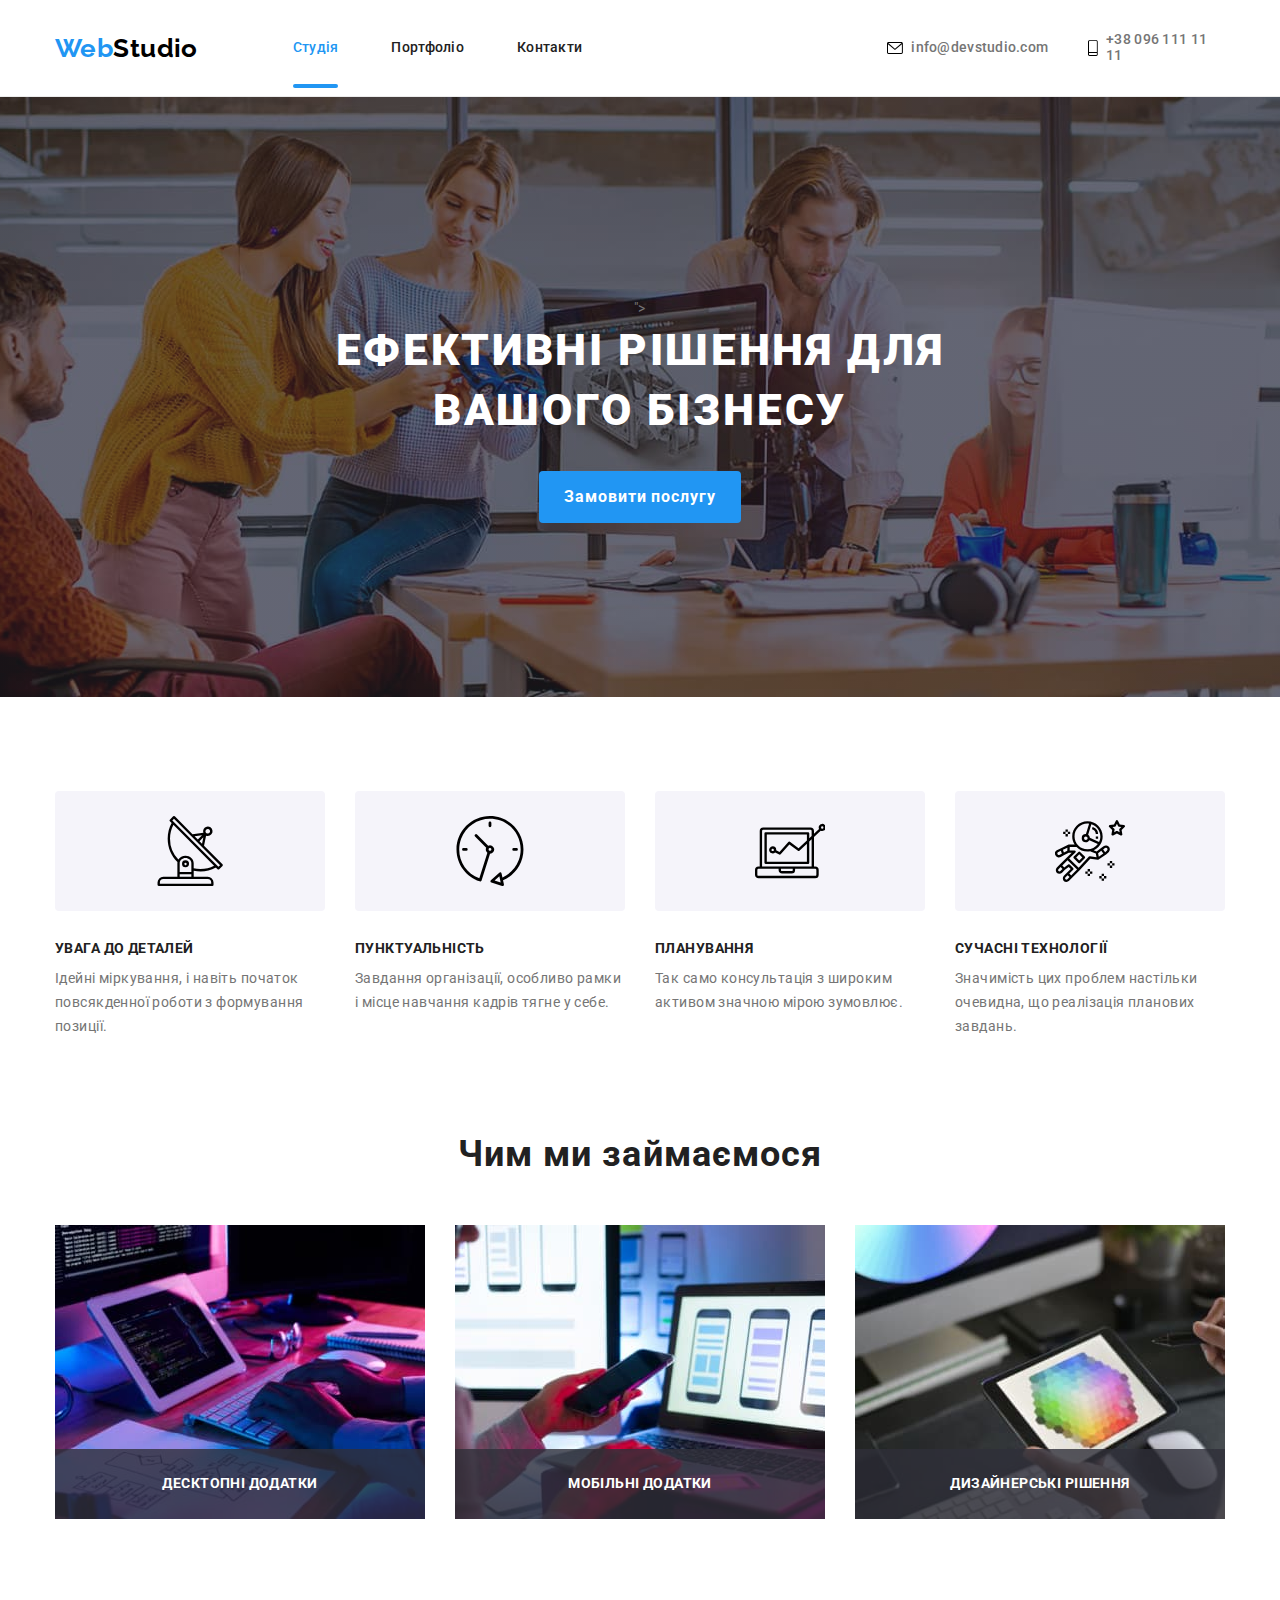
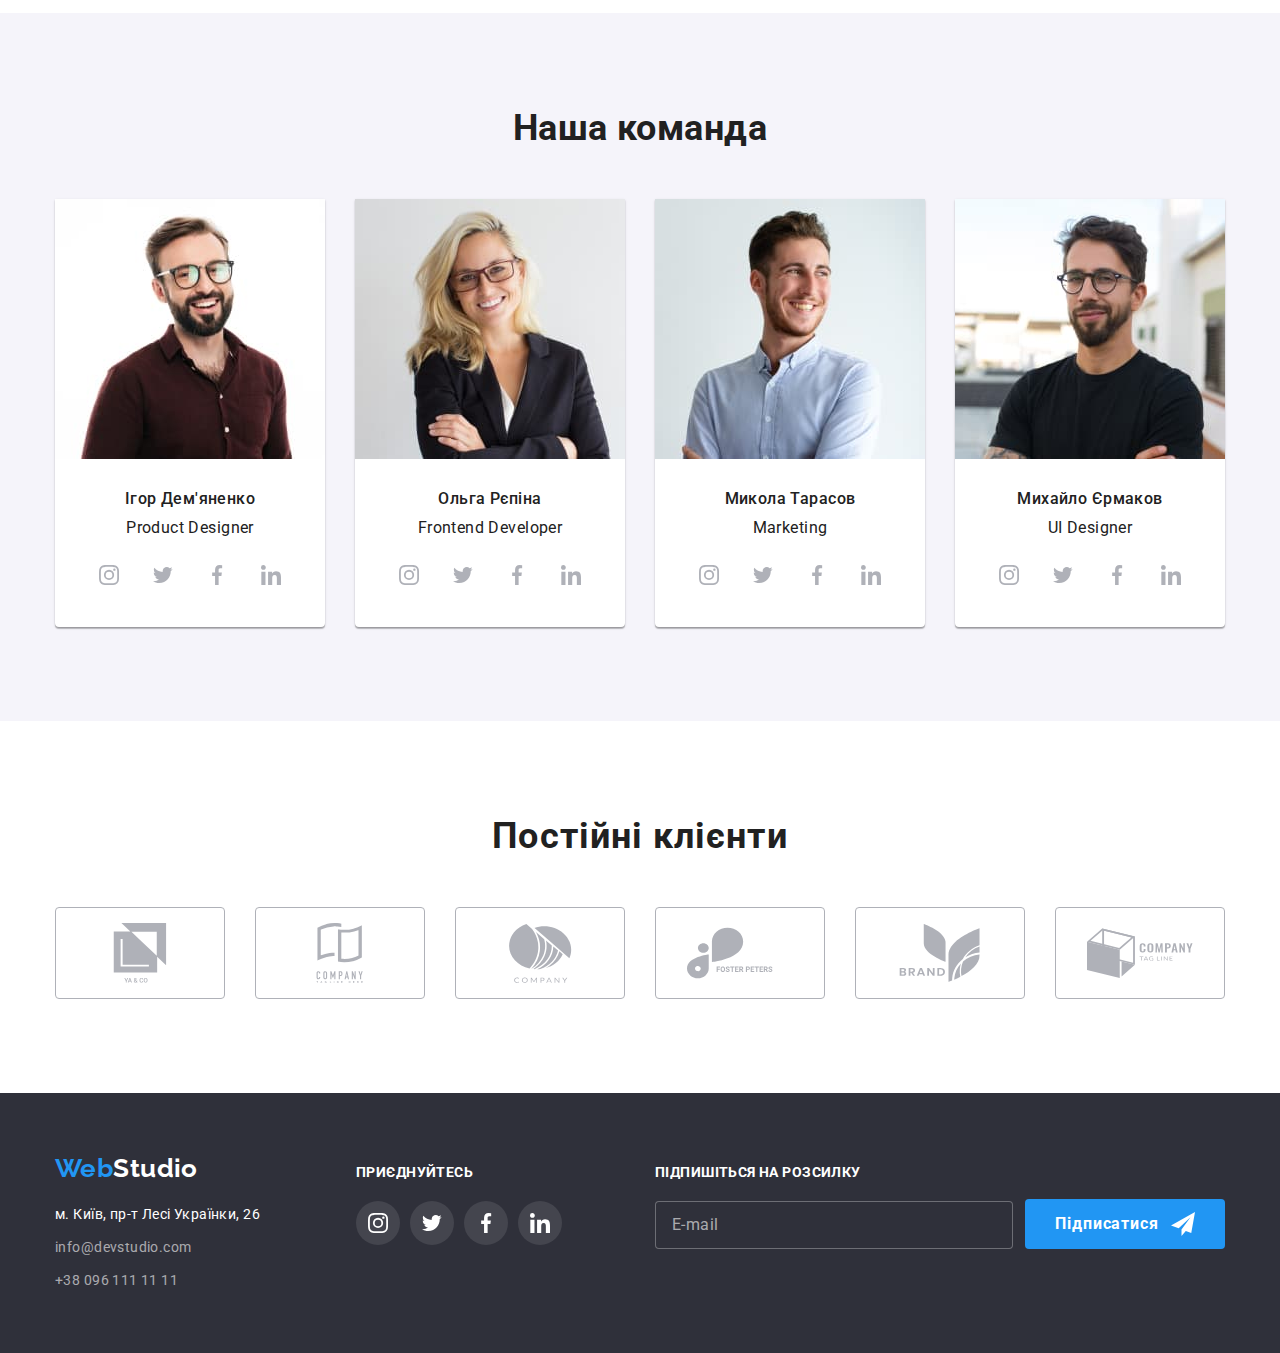
<file: index.html>
<!DOCTYPE html>
<html lang="uk">
  <head>
    <meta charset="UTF-8" />
    <meta http-equiv="X-UA-Compatible" content="IE=edge" />
    <meta name="viewport" content="width=device-width, initial-scale=1.0" />
    <title>Web Studio</title>
    <link
      rel="stylesheet"
      href="https://cdnjs.cloudflare.com/ajax/libs/modern-normalize/1.1.0/modern-normalize.min.css"
    />
    <link rel="stylesheet" href="./css/main.min.css" />
    <link
      href="https://fonts.googleapis.com/css2?family=Raleway:wght@700&family=Roboto:wght@400;500;700;900&display=swap"
      rel="stylesheet"
    />
  </head>
  <body>
    <header class="page-header">
      <div class="container">
        <nav class="page-header__nav">
          <a href="./index.html" class="page-header__logo logo link">Web<span class="page-header__logo--black">Studio</span></a>
          <button type="button" class="menu-button" data-menu-button>
            <svg width="18" height="18" aria-label="Перемикач мобільного меню">
              <use class="menu-button__open" href="./images/icons.svg#icon-menu-open"></use>
              <use class="menu-button__close" href="./images/icons.svg#icon-menu-close"></use>
            </svg>
          </button>
          <div class="menu-container" data-menu>
            <div class="navigation">
              <ul class="site-nav__list list">
                <li class="site-nav__item">
                  <a href="./index.html" class="site-nav__link link site-nav__link--current">Студія</a>
                </li>
                <li class="site-nav__item">
                  <a href="./portfolio.html" class="site-nav__link link">Портфоліо</a>
                </li>
                <li class="site-nav__item">
                  <a href="" class="site-nav__link link">Контакти</a>
                </li>
              </ul>
            </div>
            <div class="contacts-nav">
              <ul class="contacts-nav__list list">
                <li class="contacts-nav__item">
                  <a href="tel:+380961111111" class="contacts-nav__link--tel link">
                    <svg class="contacts-nav__icon" width="10" height="16">
                      <use href="./images/icons.svg#icon-smartphone"></use>
                    </svg>+38 096 111 11 11</a>
                </li>
                <li class="contacts-nav__item">
                  <a href="mailto:info@devstudio.com" class="contacts-nav__link--mail link">
                    <svg class="contacts-nav__icon" width="16" height="12">
                      <use href="./images/icons.svg#icon-mail"></use>
                    </svg>info@devstudio.com</a>
                </li>
              </ul>
              <ul class="soc-nav__list list">
                <li class="soc-nav__item">
                  <a href="#" class="soc-nav__link">Instagram</a>
                </li>
                <li class="soc-nav__item">
                  <a href="#" class="soc-nav__link">Twitter</a>
                </li>
                <li class="soc-nav__item">
                  <a href="#" class="soc-nav__link">Facebook</a>
                </li>
                <li class="soc-nav__item">
                  <a href="#" class="soc-nav__link">Linkedin</a>
                </li>
              </ul>
            </div>
          </div>
        </nav>
      </div>
    </header>
    <main>
      <div class="overlay">
        <section class="hero">">
          <h1 class="hero__title">Ефективні рішення для вашого бізнесу</h1>
          <button type="button" class="hero__btn" data-modal-open>Замовити послугу</button>
        </section>
      </div>
      <section class="features">
        <div class="features__container container">
          <h2 class="visually-hidden">Переваги</h2>
          <ul class="features-list list">
            <li class="features-list__item item">
              <div class="features-list__icon--background">
                <svg class="features-list__icon" width="70" height="70">
                  <use href="./images/icons.svg#icon-antenna"></use>
                </svg>
              </div>
              <h3 class="features-list__title">Увага до деталей</h3>
              <p class="features-list__text text">
                Ідейні міркування, і навіть початок повсякденної роботи з формування позиції.
              </p>
            </li>
            <li class="features-list__item item">
              <div class="features-list__icon--background">
                <svg class="features-list__icon" width="70" height="70">
                  <use href="./images/icons.svg#icon-clock"></use>
                </svg>
              </div>
              <h3 class="features-list__title">Пунктуальність</h3>
              <p class="features-list__text text">
                Завдання організації, особливо рамки і місце навчання кадрів тягне у себе.
              </p>
            </li>
            <li class="features-list__item item">
              <div class="features-list__icon--background">
                <svg class="features-list__icon" width="70" height="70">
                  <use href="./images/icons.svg#icon-diagram"></use>
                </svg>
              </div>
              <h3 class="features-list__title">Планування</h3>
              <p class="features-list__text text">
                Так само консультація з широким активом значною мірою зумовлює.
              </p>
            </li>
            <li class="features-list__item item">
              <div class="features-list__icon--background">
                <svg class="features-list__icon" width="70" height="70">
                  <use href="./images/icons.svg#icon-astronaut"></use>
                </svg>
              </div>
              <h3 class="features-list__title">Сучасні технології</h3>
              <p class="features-list__text text">
                Значимість цих проблем настільки очевидна, що реалізація планових завдань.
              </p>
            </li>
          </ul>
        </div>
      </section>
      <section class="work">
        <div class="work__container container">
          <h2 class="work__title title">Чим ми займаємося</h2>
          <ul class="work-list list">
            <li class="work-list__item item">
              <div class="thumb">
                <picture>
                  <source srcset="./images/img.jpg 1x, ./images/img@2x.jpg 2x"
                    media="(min-width: 1200px)" 
                    sizes="(min-width: 1200px) 1200px 33vw">
                </picture>
                <img src="./images/img.jpg" alt="Чоловік друкує код" class="work-list__image" width="370" />
                <p class="thumb__text text">Десктопні додатки</p>
              </div>
            </li>
            <li class="work-list__item item">
              <div class="thumb">
                <picture>
                  <source srcset="./images/img-1.jpg 1x, ./images/img-1@2x.jpg 2x" 
                    media="(min-width: 1200px)"
                    sizes="(min-width: 1200px) 1200px 33vw">
                </picture>
                <img src="./images/img-1.jpg" alt="Тримає в руці телефон" class="work-list__image" width="370" />
                <p class="thumb__text text">Мобільні додатки</p>
              </div>
            </li>
            <li class="work-list__item item">
              <div class="thumb">
                <picture>
                  <source srcset="./images/img-2.jpg 1x, ./images/img-2@2x.jpg 2x" 
                    media="(min-width: 1200px)"
                    sizes="(min-width: 1200px) 1200px 33vw">
                </picture>
                <img src="./images/img-2.jpg" alt="Тримає планшет в руках" class="work-list__image" width="370" />
                <p class="thumb__text text">Дизайнерські рішення</p>
              </div>
            </li>
          </ul>
        </div>
      </section>
      <section class="team">
        <div class="container">
          <h2 class="team__title title">Наша команда</h2>
          <ul class="team-list list">
            <li class="team-list__item item">
              <picture>
                <source srcset="./images/img-3mob.jpg 1x, ./images/img-3mob@2x.jpg 2x"
                media="(max-width: 767px)" sizes="(min-width: 480px) 480px 100vw">
                <source srcset="./images/img-3tabl.jpg 1x, ./images/img-3tabl@2x.jpg 2x"
                media="(min-width: 768px) and (max-width: 1199px)" sizes="(min-width: 768px) 768px 50vw">
                <source srcset="./images/img-3desk.jpg 1x, ./images/img-3desk@2x.jpg 2x"
                media="(min-width: 1200px)" sizes="(min-width: 1200px) 1200px 25vw">
              </picture>
              <img
                src="./images/img-3desk.jpg"
                alt="Ігор Дем'яненко"
                width="270"
                class="team-list__image"
              />
              <div class="worker">
                <h3 class="worker__name title">Ігор Дем'яненко</h3>
                <p lang="en" class="worker__info text">Product Designer</p>
                <ul class="worker-soc list">
                  <li class="worker-soc__item">
                    <a href="#" class="worker-soc__link">
                      <svg class="worker-soc__icon" width="20" height="20">
                        <use href="./images/icons.svg#icon-instagram"></use>
                      </svg>
                    </a>
                  </li>
                  <li class="worker-soc__item">
                    <a href="#" class="worker-soc__link">
                      <svg class="worker-soc__icon" width="20" height="20">
                        <use href="./images/icons.svg#icon-twitter" width="20" height="20"></use>
                      </svg>
                    </a>
                  </li>
                  <li class="worker-soc__item">
                    <a href="#" class="worker-soc__link">
                      <svg class="worker-soc__icon" width="20" height="20">
                        <use href="./images/icons.svg#icon-facebook" width="20" height="20"></use>
                      </svg>
                    </a>
                  </li>
                  <li class="worker-soc__item">
                    <a href="#" class="worker-soc__link">
                      <svg class="worker-soc__icon" width="20" height="20">
                        <use href="./images/icons.svg#icon-linkedin" width="20" height="20"></use>
                      </svg>
                    </a>
                  </li>
                </ul>
              </div>
            </li>
            <li class="team-list__item item">
              <picture>
                <source srcset="./images/img-4mob.jpg 1x, ./images/img-4mob@2x.jpg 2x" media="(max-width: 767px)"
                  sizes="(min-width: 480px) 480px 100vw">
                <source srcset="./images/img-4tabl.jpg 1x, ./images/img-4tabl@2x.jpg 2x"
                  media="(min-width: 768px) and (max-width: 1199px)" sizes="(min-width: 768px) 768px 50vw">
                <source srcset="./images/img-4desk.jpg 1x, ./images/img-4desk@2x.jpg 2x" media="(min-width: 1200px)"
                  sizes="(min-width: 1200px) 1200px 25vw">
              </picture>
              <img
                src="./images/img-4desk.jpg"
                alt="Ольга Рєпіна"
                width="270"
                class="team-list__image"
              />
              <div class="worker">
                <h3 class="worker__name title">Ольга Рєпіна</h3>
                <p lang="en" class="worker__info text">Frontend Developer</p>
                <ul class="worker-soc list">
                  <li class="worker-soc__item">
                    <a href="#" class="worker-soc__link">
                      <svg class="worker-soc__icon" width="20" height="20">
                        <use href="./images/icons.svg#icon-instagram"></use>
                      </svg>
                    </a>
                  </li>
                  <li class="worker-soc__item">
                    <a href="#" class="worker-soc__link">
                      <svg class="worker-soc__icon" width="20" height="20">
                        <use href="./images/icons.svg#icon-twitter" width="20" height="20"></use>
                      </svg>
                    </a>
                  </li>
                  <li class="worker-soc__item">
                    <a href="#" class="worker-soc__link">
                      <svg class="worker-soc__icon" width="20" height="20">
                        <use href="./images/icons.svg#icon-facebook" width="20" height="20"></use>
                      </svg>
                    </a>
                  </li>
                  <li class="worker-soc__item">
                    <a href="#" class="worker-soc__link">
                      <svg class="worker-soc__icon" width="20" height="20">
                        <use href="./images/icons.svg#icon-linkedin" width="20" height="20"></use>
                      </svg>
                    </a>
                  </li>
                </ul>
              </div>
            </li>
            <li class="team-list__item item">
              <picture>
                <source srcset="./images/img-5mob.jpg 1x, ./images/img-5mob@2x.jpg 2x" media="(max-width: 767px)"
                  sizes="(min-width: 480px) 480px 100vw">
                <source srcset="./images/img-5tabl.jpg 1x, ./images/img-5tabl@2x.jpg 2x"
                  media="(min-width: 768px) and (max-width: 1199px)" sizes="(min-width: 768px) 768px 50vw">
                <source srcset="./images/img-5desk.jpg 1x, ./images/img-5desk@2x.jpg 2x" media="(min-width: 1200px)"
                  sizes="(min-width: 1200px) 1200px 25vw">
              </picture>
              <img
                src="./images/img-5desk.jpg"
                alt="Микола Тарасов"
                width="270"
                class="team-list__image"
              />
              <div class="worker">
                <h3 class="worker__name title">Микола Тарасов</h3>
                <p lang="en" class="worker__info text">Marketing</p>
                <ul class="worker-soc list">
                  <li class="worker-soc__item">
                    <a href="#" class="worker-soc__link">
                      <svg class="worker-soc__icon" width="20" height="20">
                        <use href="./images/icons.svg#icon-instagram"></use>
                      </svg>
                    </a>
                  </li>
                  <li class="worker-soc__item">
                    <a href="#" class="worker-soc__link">
                      <svg class="worker-soc__icon" width="20" height="20">
                        <use href="./images/icons.svg#icon-twitter" width="20" height="20"></use>
                      </svg>
                    </a>
                  </li>
                  <li class="worker-soc__item">
                    <a href="#" class="worker-soc__link">
                      <svg class="worker-soc__icon" width="20" height="20">
                        <use href="./images/icons.svg#icon-facebook" width="20" height="20"></use>
                      </svg>
                    </a>
                  </li>
                  <li class="worker-soc__item">
                    <a href="#" class="worker-soc__link">
                      <svg class="worker-soc__icon" width="20" height="20">
                        <use href="./images/icons.svg#icon-linkedin" width="20" height="20"></use>
                      </svg>
                    </a>
                  </li>
                </ul>
              </div>
            </li>
            <li class="team-list__item item">
              <picture>
                <source srcset="./images/img-6mob.jpg 1x, ./images/img-6mob@2x.jpg 2x" media="(max-width: 767px)"
                  sizes="(min-width: 480px) 480px 100vw">
                <source srcset="./images/img-6tabl.jpg 1x, ./images/img-6tabl@2x.jpg 2x"
                  media="(min-width: 768px) and (max-width: 1199px)" sizes="(min-width: 768px) 768px 50vw">
                <source srcset="./images/img-6desk.jpg 1x, ./images/img-6desk@2x.jpg 2x" media="(min-width: 1200px)"
                  sizes="(min-width: 1200px) 1200px 25vw">
              </picture>
              <img
                src="./images/img-6desk.jpg"
                alt="Михайло Єрмаков"
                width="270"
                class="team-list__image"
              />
              <div class="worker">
                <h3 class="worker__name title">Михайло Єрмаков</h3>
                <p lang="en" class="worker__info text">UI Designer</p>
                <ul class="worker-soc list">
                  <li class="worker-soc__item">
                    <a href="#" class="worker-soc__link">
                      <svg class="worker-soc__icon" width="20" height="20">
                        <use href="./images/icons.svg#icon-instagram"></use>
                      </svg>
                    </a>
                  </li>
                  <li class="worker-soc__item">
                    <a href="#" class="worker-soc__link">
                      <svg class="worker-soc__icon" width="20" height="20">
                        <use href="./images/icons.svg#icon-twitter" width="20" height="20"></use>
                      </svg>
                    </a>
                  </li>
                  <li class="worker-soc__item">
                    <a href="#" class="worker-soc__link">
                      <svg class="worker-soc__icon" width="20" height="20">
                        <use href="./images/icons.svg#icon-facebook" width="20" height="20"></use>
                      </svg>
                    </a>
                  </li>
                  <li class="worker-soc__item">
                    <a href="#" class="worker-soc__link">
                      <svg class="worker-soc__icon" width="20" height="20">
                        <use href="./images/icons.svg#icon-linkedin" width="20" height="20"></use>
                      </svg>
                    </a>
                  </li>
                </ul>
              </div>
            </li>
          </ul>
        </div>
      </section>
      <section class="clients">
        <div class="container">
          <h2 class="clients__title title">Постійні клієнти</h2>
          <ul class="clients-list list">
            <li class="clients-list__item">
              <a class="clients-list__link" href="">
                <svg class="clients-list__icon" width="106" height="60">
                  <use href="./images/icons.svg#icon-company-first"></use>
                </svg>
              </a>
            </li>
            <li class="clients-list__item">
              <a class="clients-list__link link" href="">
                <svg class="clients-list__icon" width="106" height="60">
                  <use href="./images/icons.svg#icon-company-second"></use>
                </svg>
              </a>
            </li>
            <li class="clients-list__item">
              <a class="clients-list__link" href="">
                <svg class="clients-list__icon" width="106" height="60">
                  <use href="./images/icons.svg#icon-company-third"></use>
                </svg>
              </a>
            </li>
            <li class="clients-list__item">
              <a class="clients-list__link" href="">
                <svg class="clients-list__icon" width="106" height="60">
                  <use href="./images/icons.svg#icon-company-fourth"></use>
                </svg>
              </a>
            </li>
            <li class="clients-list__item">
              <a class="clients-list__link" href="">
                <svg class="clients-list__icon" width="106" height="60">
                  <use href="./images/icons.svg#icon-company-fifth"></use>
                </svg>
              </a>
            </li>
            <li class="clients-list__item">
              <a class="clients-list__link" href="">
                <svg class="clients-list__icon" width="106" height="60">
                  <use href="./images/icons.svg#icon-company-sixth"></use>
                </svg>
              </a>
            </li>
          </ul>
        </div>
      </section>
    </main>
    <footer class="footer">
      <div class="container">
          <div class="footer-adress">
            <a href="./index.html" class="footer-adress__logo logo link">Web<span class="footer-adress__logo--white">Studio</span></a>
            <address class="footer-contact">
              <ul class="footer-contact__list list">
                <li class="footer-contact__item item">
                  <a
                    href="https://www.google.com.ua/maps/place/%D0%B1%D1%83%D0%BB.+%D0%9B%D0%B5%D1%81%D0%B8+%D0%A3%D0%BA%D1%80%D0%B0%D0%B8%D0%BD%D0%BA%D0%B8,+26,+%D0%9A%D0%B8%D0%B5%D0%B2,+%D0%A3%D0%BA%D1%80%D0%B0%D0%B8%D0%BD%D0%B0,+02000/@50.4265841,30.5361971,17z/data=!3m1!4b1!4m5!3m4!1s0x40d4cf0e033ecbe9:0x57a4dffefec77da0!8m2!3d50.4265807!4d30.5383858?hl=ru"
                    target="_blank"
                    rel="noreferrer noopener"
                    class="footer-contact__link--map link"
                    >м. Київ, пр-т Лесі Українки, 26</a
                  >
                </li>
                <li class="footer-contact__item item">
                  <a href="mailto:info@devstudio.com" class="footer-contact__link link"
                    >info@devstudio.com</a
                  >
                </li>
                <li class="footer-contact__item item">
                  <a href="tel:+380961111111" class="footer-contact__link link">+38 096 111 11 11</a>
                </li>
              </ul>
            </address>
          </div>
          <div class="footer-soc">
            <p class="footer-soc__text text">Приєднуйтесь</p>
            <ul class="footer-soc__list list">
              <li class="footer-soc__item footer-soc__item--invers">
                <a class="footer-soc__link footer-soc__link--invers" href="#">
                  <svg class="footer-soc__icon" width="20" height="20">
                    <use href="./images/icons.svg#icon-instagram"></use>
                  </svg>
                </a>
              </li>
              <li class="footer-soc__item footer-soc__item--invers">
                <a class="footer-soc__link footer-soc__link--invers" href="#">
                  <svg class="footer-soc__icon" width="20" height="20">
                    <use href="./images/icons.svg#icon-twitter"></use>
                  </svg>
                </a>
              </li>
              <li class="footer-soc__item footer-soc__item--invers">
                <a class="footer-soc__link footer-soc__link--invers" href="#">
                  <svg class="footer-soc__icon" width="20" height="20">
                    <use href="./images/icons.svg#icon-facebook"></use>
                  </svg>
                </a>
              </li>
              <li class="footer-soc__item footer-soc__item--invers">
                <a class="footer-soc__link footer-soc__link--invers" href="#">
                  <svg class="footer-soc__icon" width="20" height="20">
                    <use href="./images/icons.svg#icon-linkedin"></use>
                  </svg>
                </a>
              </li>
            </ul>
          </div>
          <form class="footer-form">
            <div class="footer-form__field">
              <p class="footer-form__label text">Підпишіться на розсилку</p>
              <input class="footer-form__input" type="text" placeholder="E-mail" />
            </div>
            <button class="footer-form__btn btn" type="submit">Підписатися
              <svg class="footer-form__icon" width="24" height="24">
                <use href="./images/icons.svg#icon-submit"></use>
              </svg>
            </button>
          </form>
      </div>
    </footer>
    <div class="backdrop is-hidden" data-modal>
      <div class="backdrop-modal">
        <form class="form">
        <button type="button" class="button-closed" data-modal-close>
          <svg class="button-closed__icon" width="30" height="30">
            <use href="./images/icons.svg#icon-close"></use>
          </svg>
        </button>
          <h2 class="form-title">Залиште свої дані, ми вам передзвонимо</h2>
          <div class="form-container">
            <div class="form-item">
              <label class="form-item__title" for="name">Ім'я</label>
              <input class="form-item__input" type="text" name="name" id="name" />
              <svg class="form-item__icon" width="18" height="18">
                <use href="./images/icons.svg#icon-person"></use>
              </svg>
            </div>
          <div class="form-item">
            <label class="form-item__title" for="tel">Телефон</label>
            <input class="form-item__input" type="tel" name="tel" id="tel" />
            <svg class="form-item__icon" width="18" height="18">
              <use href="./images/icons.svg#icon-phone"></use>
            </svg>
          </div>
          <div class="form-item">
            <label class="form-item__label" for="email">Пошта</label>
            <input class="form-item__input" type="email" name="email" id="email" />
            <svg class="form-item__icon" width="18" height="18">
              <use href="./images/icons.svg#icon-email"></use>
            </svg>
          </div>
          <div class="form-item form-item__comment">
            <label class="form-item__title" for="comment">Коментар</label>
            <textarea
              class="form-item__input form-item__input--text"
              name="comment"
              id="comment"
              placeholder="Введіть текст"
            ></textarea>
          </div>
          <div class="form-item form-item__box">
            <label class="form-item__title form-item__title--box" for="policy">
              <input class="form-item__input form-item__input--box" type="checkbox" name="policy" id="policy" />
              <svg class="form-item__icon form-item__icon--box" width="16" height="15">
                <use href="./images/icons.svg#icon-check"></use>
              </svg>
              Погоджуюся з розсилкою та приймаю<a href="" class="form-item__link">Умови договору</a>
            </label>
          </div>
          <button class="form-modal__button btn" type="submit">Відправити</button>
        </form>
      </div>
    </div>
    <script src="./js/modal.js"></script>
    <script src="./js/menu.js"></script>
  </body>
</html>
</file>
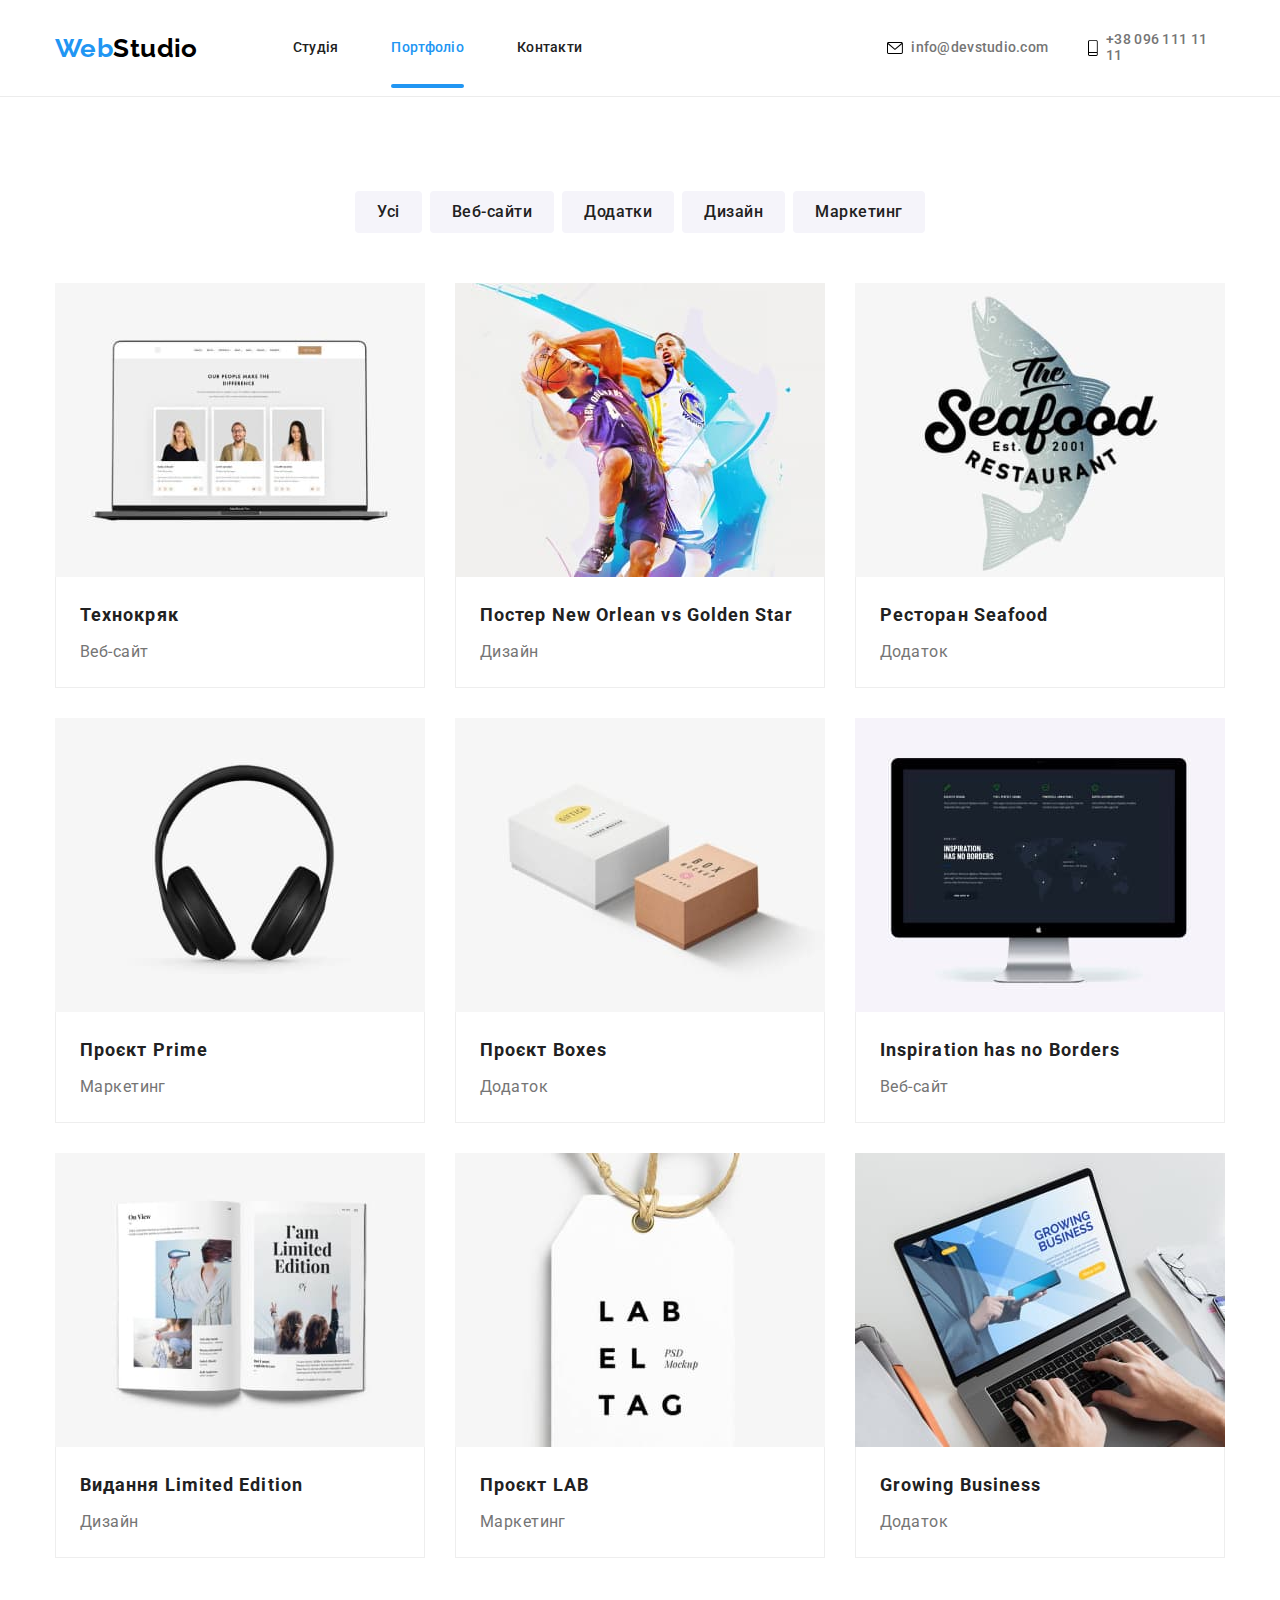
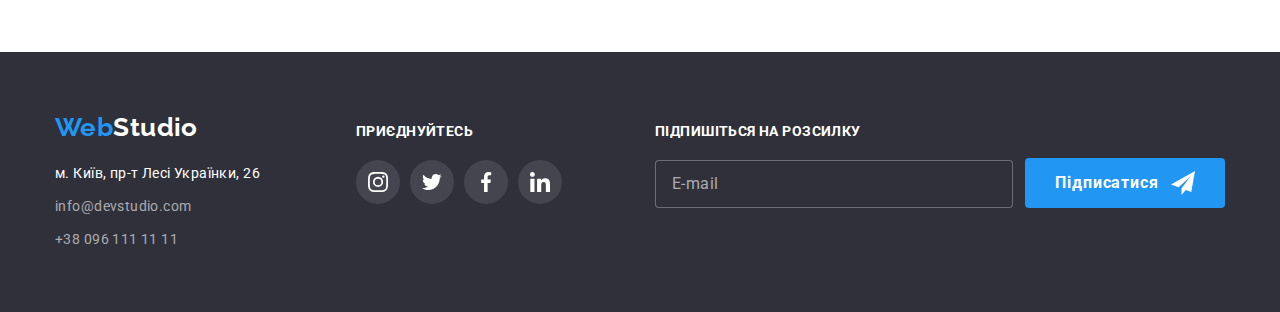
<file: portfolio.html>
<!DOCTYPE html>
<html lang="uk">
  <head>
    <meta charset="UTF-8" />
    <meta http-equiv="X-UA-Compatible" content="IE=edge" />
    <meta name="viewport" content="width=device-width, initial-scale=1.0" />
    <title>Portfolio</title>
    <link
      rel="stylesheet"
      href="https://cdnjs.cloudflare.com/ajax/libs/modern-normalize/1.1.0/modern-normalize.min.css"
    />
    <link rel="stylesheet" href="./css/main.min.css" />
    <link
      href="https://fonts.googleapis.com/css2?family=Raleway:wght@700&family=Roboto:wght@400;500;700;900&display=swap"
      rel="stylesheet"
    />
  </head>
  <body>
    <header class="page-header">
      <div class="container">
        <nav class="page-header__nav">
          <a href="./index.html" class="page-header__logo logo link">Web<span
              class="page-header__logo--black">Studio</span></a>
          <button type="button" class="menu-button" data-menu-button>
            <svg width="18" height="18" aria-label="Перемикач мобільного меню">
              <use class="menu-button__open" href="./images/icons.svg#icon-menu-open"></use>
              <use class="menu-button__close" href="./images/icons.svg#icon-menu-close"></use>
            </svg>
          </button>
          <div class="menu-container" data-menu>
            <div class="navigation">
              <ul class="site-nav__list list">
                <li class="site-nav__item">
                  <a href="./index.html" class="site-nav__link link">Студія</a>
                </li>
                <li class="site-nav__item">
                  <a href="./portfolio.html" class="site-nav__link link site-nav__link--current">Портфоліо</a>
                </li>
                <li class="site-nav__item">
                  <a href="" class="site-nav__link link">Контакти</a>
                </li>
              </ul>
            </div>
            <div class="contacts-nav">
              <ul class="contacts-nav__list list">
                <li class="contacts-nav__item">
                  <a href="tel:+380961111111" class="contacts-nav__link--tel link">
                    <svg class="contacts-nav__icon" width="10" height="16">
                      <use href="./images/icons.svg#icon-smartphone"></use>
                    </svg>+38 096 111 11 11</a>
                </li>
                <li class="contacts-nav__item">
                  <a href="mailto:info@devstudio.com" class="contacts-nav__link--mail link">
                    <svg class="contacts-nav__icon" width="16" height="12">
                      <use href="./images/icons.svg#icon-mail"></use>
                    </svg>info@devstudio.com</a>
                </li>
              </ul>
              <ul class="soc-nav__list list">
                <li class="soc-nav__item">
                  <a href="#" class="soc-nav__link">Instagram</a>
                </li>
                <li class="soc-nav__item">
                  <a href="#" class="soc-nav__link">Twitter</a>
                </li>
                <li class="soc-nav__item">
                  <a href="#" class="soc-nav__link">Facebook</a>
                </li>
                <li class="soc-nav__item">
                  <a href="#" class="soc-nav__link">Linkedin</a>
                </li>
              </ul>
            </div>
          </div>
        </nav>
      </div>
    </header>
    <main>
      <section class="hero-section">
        <div class="hero-container container">
          <h1 class="visually-hidden">Портфоліо</h1>
          <ul class="filter-list list">
            <li class="filter-list__item">
              <button type="button" class="filter-list__btn btn">Усі</button>
            </li>
            <li class="filter-list__item">
              <button type="button" class="filter-list__btn btn">Веб-сайти</button>
            </li>
            <li class="filter-list__item">
              <button type="button" class="filter-list__btn btn">Додатки</button>
            </li>
            <li class="filter-list__item">
              <button type="button" class="filter-list__btn btn">Дизайн</button>
            </li>
            <li class="filter-list__item">
              <button type="button" class="filter-list__btn btn">Маркетинг</button>
            </li>
          </ul>
          <ul class="example-list list">
            <li class="example-list__item item">
              <a href="#" class="example-list__link">
                <div class="example-description">
                  <img
                    src="./images/portfolio-img-1.jpg"
                    alt="Технокряк"
                    width="370"
                    class="img"
                  />
                  <div class="example-overlay">
                    <p class="example-overlay__text text">
                      Ресурс пропонує комплексні пропозиції з різним рівнем функціоналу та сервісів.
                      Все це дозволить відвідувачу отримати вичерпні відомості про компанію чи
                      приватну особу.
                    </p>
                  </div>
                </div>
                <div class="example-border">
                  <h2 class="example__title">Технокряк</h2>
                  <p class="example__text text">Веб-сайт</p>
                </div>
              </a>
            </li>
            <li class="example-list__item item">
              <a href="#" class="example-list__link">
                <div class="example-description">
                  <img
                    src="./images/portfolio-img-2.jpg"
                    alt="Постер New Orlean vs Golden Star"
                    width="370"
                    class="img"
                  />
                  <div class="example-overlay">
                    <p class="example-overlay__text text">
                      Ресурс пропонує комплексні пропозиції з різним рівнем функціоналу та сервісів.
                      Все це дозволить відвідувачу отримати вичерпні відомості про компанію чи
                      приватну особу.
                    </p>
                  </div>
                </div>
                <div class="example-border">
                  <h2 class="example__title">Постер New Orlean vs Golden Star</h2>
                  <p class="example__text text">Дизайн</p>
                </div>
              </a>
            </li>
            <li class="example-list__item item">
              <a href="#" class="example-list__link">
                <div class="example-description">
                  <img
                    src="./images/portfolio-img-3.jpg"
                    alt="Ресторан Seafood"
                    width="370"
                    class="img"
                  />
                  <div class="example-overlay">
                    <p class="example-overlay__text text">
                      Ресурс пропонує комплексні пропозиції з різним рівнем функціоналу та сервісів.
                      Все це дозволить відвідувачу отримати вичерпні відомості про компанію чи
                      приватну особу.
                    </p>
                  </div>
                </div>
                <div class="example-border">
                  <h2 class="example__title">Ресторан Seafood</h2>
                  <p class="example__text text">Додаток</p>
                </div>
              </a>
            </li>
            <li class="example-list__item item">
              <a href="#" class="example-list__link">
                <div class="example-description">
                  <img
                    src="./images/portfolio-img-4.jpg"
                    alt="Проєкт Prime"
                    width="370"
                    class="img"
                  />
                  <div class="example-overlay">
                    <p class="example-overlay__text text">
                      Ресурс пропонує комплексні пропозиції з різним рівнем функціоналу та сервісів.
                      Все це дозволить відвідувачу отримати вичерпні відомості про компанію чи
                      приватну особу.
                    </p>
                  </div>
                </div>
                <div class="example-border">
                  <h2 class="example__title">Проєкт Prime</h2>
                  <p class="example__text text">Маркетинг</p>
                </div>
              </a>
            </li>
            <li class="example-list__item item">
              <a href="#" class="example-list__link">
                <div class="example-description">
                  <img
                    src="./images/portfolio-img-5.jpg"
                    alt="Проєкт Boxes"
                    width="370"
                    class="img"
                  />
                  <div class="example-overlay">
                    <p class="example-overlay__text text">
                      Ресурс пропонує комплексні пропозиції з різним рівнем функціоналу та сервісів.
                      Все це дозволить відвідувачу отримати вичерпні відомості про компанію чи
                      приватну особу.
                    </p>
                  </div>
                </div>
                <div class="example-border">
                  <h2 class="example__title">Проєкт Boxes</h2>
                  <p class="example__text text">Додаток</p>
                </div>
              </a>
            </li>
            <li class="example-list__item item">
              <a href="#" class="example-list__link">
                <div class="example-description">
                  <img
                    src="./images/portfolio-img-6.jpg"
                    alt="Inspiration has no Borders"
                    width="370"
                    class="img"
                  />
                  <div class="example-overlay">
                    <p class="example-overlay__text text">
                      Ресурс пропонує комплексні пропозиції з різним рівнем функціоналу та сервісів.
                      Все це дозволить відвідувачу отримати вичерпні відомості про компанію чи
                      приватну особу.
                    </p>
                  </div>
                </div>
                <div class="example-border">
                  <h2 class="example__title">Inspiration has no Borders</h2>
                  <p class="example__text text">Веб-сайт</p>
                </div>
              </a>
            </li>
            <li class="example-list__item item">
              <a href="#" class="example-list__link">
                <div class="example-description">
                  <img
                    src="./images/portfolio-img-9.jpg"
                    alt="Видання Limited Edition"
                    width="370"
                    class="img"
                  />
                  <div class="example-overlay">
                    <p class="example-overlay__text text">
                      Ресурс пропонує комплексні пропозиції з різним рівнем функціоналу та сервісів.
                      Все це дозволить відвідувачу отримати вичерпні відомості про компанію чи
                      приватну особу.
                    </p>
                  </div>
                </div>
                <div class="example-border">
                  <h2 class="example__title">Видання Limited Edition</h2>
                  <p class="example__text text">Дизайн</p>
                </div>
              </a>
            </li>
            <li class="example-list__item item">
              <a href="#" class="example-list__link">
                <div class="example-description">
                  <img
                    src="./images/portfolio-img-8.jpg"
                    alt="Проєкт LAB"
                    width="370"
                    class="img"
                  />
                  <div class="example-overlay">
                    <p class="example-overlay__ text">
                      Ресурс пропонує комплексні пропозиції з різним рівнем функціоналу та сервісів.
                      Все це дозволить відвідувачу отримати вичерпні відомості про компанію чи
                      приватну особу.
                    </p>
                  </div>
                </div>
                <div class="example-border">
                  <h2 class="example__title">Проєкт LAB</h2>
                  <p class="example__text text">Маркетинг</p>
                </div>
              </a>
            </li>
            <li class="example-list__item item">
              <a href="#" class="example-list__link">
                <div class="example-description">
                  <img
                    src="./images/portfolio-img-7.jpg"
                    alt="Growing Business"
                    width="370"
                    class="img"
                  />
                  <div class="example-overlay">
                    <p class="example-overlay__text text">
                      Ресурс пропонує комплексні пропозиції з різним рівнем функціоналу та сервісів.
                      Все це дозволить відвідувачу отримати вичерпні відомості про компанію чи
                      приватну особу.
                    </p>
                  </div>
                </div>
                <div class="example-border">
                  <h2 class="example__title">Growing Business</h2>
                  <p class="example__text text">Додаток</p>
                </div>
              </a>
            </li>
          </ul>
        </div>
      </section>
    </main>
    <footer class="footer">
      <div class="container">
        <div class="footer-adress">
          <a href="./index.html" class="footer-adress__logo logo link">Web<span
              class="footer-adress__logo--white">Studio</span></a>
          <address class="footer-contact">
            <ul class="footer-contact__list list">
              <li class="footer-contact__item item">
                <a href="https://www.google.com.ua/maps/place/%D0%B1%D1%83%D0%BB.+%D0%9B%D0%B5%D1%81%D0%B8+%D0%A3%D0%BA%D1%80%D0%B0%D0%B8%D0%BD%D0%BA%D0%B8,+26,+%D0%9A%D0%B8%D0%B5%D0%B2,+%D0%A3%D0%BA%D1%80%D0%B0%D0%B8%D0%BD%D0%B0,+02000/@50.4265841,30.5361971,17z/data=!3m1!4b1!4m5!3m4!1s0x40d4cf0e033ecbe9:0x57a4dffefec77da0!8m2!3d50.4265807!4d30.5383858?hl=ru"
                  target="_blank" rel="noreferrer noopener" class="footer-contact__link--map link">м. Київ, пр-т Лесі
                  Українки, 26</a>
              </li>
              <li class="footer-contact__item item">
                <a href="mailto:info@devstudio.com" class="footer-contact__link link">info@devstudio.com</a>
              </li>
              <li class="footer-contact__item item">
                <a href="tel:+380961111111" class="footer-contact__link link">+38 096 111 11 11</a>
              </li>
            </ul>
          </address>
        </div>
        <div class="footer-soc">
          <p class="footer-soc__text text">Приєднуйтесь</p>
          <ul class="footer-soc__list list">
            <li class="footer-soc__item footer-soc__item--invers">
              <a class="footer-soc__link footer-soc__link--invers" href="#">
                <svg class="footer-soc__icon" width="20" height="20">
                  <use href="./images/icons.svg#icon-instagram"></use>
                </svg>
              </a>
            </li>
            <li class="footer-soc__item footer-soc__item--invers">
              <a class="footer-soc__link footer-soc__link--invers" href="#">
                <svg class="footer-soc__icon" width="20" height="20">
                  <use href="./images/icons.svg#icon-twitter"></use>
                </svg>
              </a>
            </li>
            <li class="footer-soc__item footer-soc__item--invers">
              <a class="footer-soc__link footer-soc__link--invers" href="#">
                <svg class="footer-soc__icon" width="20" height="20">
                  <use href="./images/icons.svg#icon-facebook"></use>
                </svg>
              </a>
            </li>
            <li class="footer-soc__item footer-soc__item--invers">
              <a class="footer-soc__link footer-soc__link--invers" href="#">
                <svg class="footer-soc__icon" width="20" height="20">
                  <use href="./images/icons.svg#icon-linkedin"></use>
                </svg>
              </a>
            </li>
          </ul>
        </div>
        <form class="footer-form">
          <div class="footer-form__field">
            <p class="footer-form__label text">Підпишіться на розсилку</p>
            <input class="footer-form__input" type="text" placeholder="E-mail" />
          </div>
          <button class="footer-form__btn btn" type="submit">Підписатися
            <svg class="footer-form__icon" width="24" height="24">
              <use href="./images/icons.svg#icon-submit"></use>
            </svg>
          </button>
        </form>
      </div>
    </footer>
  </body>
</html>
</file>
<file: css/main.min.css>
body{font-family:"Roboto",sans-serif;font-size:14px;line-height:1.71;letter-spacing:.03em;color:var(--secondary-text-color);background-color:var(--primary-background-color)}p,h1,h2,h3,h4,h5,h6,ul,ol{margin:0;padding:0}img{display:block}.link{text-decoration:none;color:var(--primary-text-color);-webkit-transition:color 250ms cubic-bezier(0.4, 0, 0.2, 1);transition:color 250ms cubic-bezier(0.4, 0, 0.2, 1)}.link:hover,.link:focus{color:var(--accent)}.list{list-style:none}.title{margin-bottom:50px;font-weight:700;font-size:36px;line-height:1.16;text-align:center;color:var(--primary-text-color)}.container{margin-left:auto;margin-right:auto;padding-left:15px;padding-right:15px}@media screen and (min-width: 480px){.container{width:480px}}@media screen and (min-width: 768px){.container{width:768px}}@media screen and (min-width: 1200px){.container{width:1200px}}.btn{font-family:inherit;font-weight:700;font-size:16px;line-height:1.88;letter-spacing:.06em;border-radius:4px;color:var(--hero-text-color);background:var(--accent);border:none;cursor:pointer;display:block;-webkit-transition:background-color 250ms cubic-bezier(0.4, 0, 0.2, 1);transition:background-color 250ms cubic-bezier(0.4, 0, 0.2, 1)}.btn:hover,.btn:focus{background:var(--btn-accent-color)}.visually-hidden{position:absolute;width:1px;height:1px;margin:-1px;border:0;padding:0;white-space:nowrap;-webkit-clip-path:inset(100%);clip-path:inset(100%);clip:rect(0 0 0 0);overflow:hidden}.logo{display:-webkit-box;display:-ms-flexbox;display:flex;font-family:"Raleway",sans-serif;font-weight:700;font-size:24px;line-height:1.17;color:var(--accent)}@media screen and (min-width: 1200px){.logo{font-size:26px}}:root{--hero-text-color: #ffffff;--primary-text-color: #212121;--black: #000000;--secondary-text-color: #757575;--primary-background-color: #ffffff;--secondary-background-color: #f5f4fa;--hero-footer-background-color: #2f303a;--accent: #2196f3;--footer-contact-link-color: rgba(255, 255, 255, 0.6);--btn-accent-color: #188ce8;--border: #ececec;--example-border: #eeeeee;--icon-primary-color: #afb1b8;--footer-bg-icon-color: rgba(255, 255, 255, 0.1);--thumb-overlay: rgba(47, 48, 58, 0.8);--backdrop: rgba(0, 0, 0, 0.2);--modal-close-icon-border: rgba(0, 0, 0, 0.1);--example-overlay: rgba(33, 150, 243, 0.9);--form-input-border: rgba(33, 33, 33, 0.2);--textarea-text-color: rgba(117, 117, 117, 0.5);--footer-input-border: rgba(255, 255, 255, 0.3)}.page-header{border-bottom:1px solid var(--border);position:relative}.page-header__nav{display:-webkit-box;display:-ms-flexbox;display:flex;-webkit-box-align:center;-ms-flex-align:center;align-items:center;-webkit-box-pack:justify;-ms-flex-pack:justify;justify-content:space-between;width:100%}@media screen and (min-width: 768px){.page-header__nav{-webkit-box-pack:start;-ms-flex-pack:start;justify-content:flex-start}}.page-header__logo--black{color:var(--black)}.menu-button{display:-webkit-inline-box;display:-ms-inline-flexbox;display:inline-flex;margin:0;margin-top:10px;margin-bottom:10px;padding:12px 8px;border:none;background-color:rgba(0,0,0,0);z-index:2}.menu-button__open:hover,.menu-button__open:focus,.menu-button__close:hover,.menu-button__close:focus{fill:var(--accent)}@media screen and (min-width: 768px){.menu-button{display:none}}.menu-button .menu-button__close{display:none}.menu-button.is-open .menu-button__close{display:block}.menu-button.is-open .menu-button__open{display:none}.menu-container{background-color:var(--primary-background-color);padding-top:48px;padding-bottom:48px;padding-left:40px}.menu-container.is-open{display:-webkit-box;display:-ms-flexbox;display:flex;-ms-flex-wrap:wrap;flex-wrap:wrap;-ms-flex-line-pack:justify;align-content:space-between;z-index:1;height:100vh}@media screen and (max-width: 767px){.menu-container{display:none;position:absolute;top:0;left:0;width:100%}}@media screen and (min-width: 768px){.menu-container{display:-webkit-box;display:-ms-flexbox;display:flex;padding:0;-webkit-box-align:center;-ms-flex-align:center;align-items:center}}@media screen and (min-width: 768px){.site-nav__list{display:-webkit-box;display:-ms-flexbox;display:flex;padding-bottom:0;margin-left:88px;margin-right:96px}}@media screen and (min-width: 1200px){.site-nav__list{margin-left:95px;margin-right:305px}}.site-nav__item{margin-bottom:32px}.site-nav__item:last-child{margin-bottom:0}@media screen and (min-width: 768px){.site-nav__item{margin-bottom:0;margin-right:53px}.site-nav__item:last-child{margin-right:0}}@media screen and (min-width: 1200px){.site-nav__item:last-child{margin-bottom:0px}}.site-nav__link{display:block;text-align:start;font-family:Roboto;font-weight:500;font-size:40px;line-height:1.18;letter-spacing:.02em;text-decoration:none;color:var(--primary-text-color);-webkit-transition:color 250ms cubic-bezier(0.4, 0, 0.2, 1);transition:color 250ms cubic-bezier(0.4, 0, 0.2, 1)}.site-nav__link:hover,.site-nav__link:focus{color:var(--accent)}@media screen and (min-width: 768px){.site-nav__link{font-size:14px;line-height:1.14;padding-top:32px;padding-bottom:32px}}.site-nav__link--current{color:var(--accent);position:relative}.site-nav__link--current::after{display:none;position:absolute;bottom:0;left:0;content:"";width:100%;height:4px;border-radius:2px;background-color:var(--accent)}@media screen and (min-width: 768px){.site-nav__link--current::after{display:block}}.navigation,.contacts-nav{width:100%}@media screen and (min-width: 768px){.contacts-nav__list{display:-webkit-box;display:-ms-flexbox;display:flex;-webkit-box-orient:vertical;-webkit-box-direction:reverse;-ms-flex-direction:column-reverse;flex-direction:column-reverse}}@media screen and (min-width: 1200px){.contacts-nav__list{-webkit-box-orient:horizontal;-webkit-box-direction:reverse;-ms-flex-direction:row-reverse;flex-direction:row-reverse}}.contacts-nav__item{margin-bottom:32px}@media screen and (min-width: 768px){.contacts-nav__item{margin-bottom:0px;display:-webkit-box;display:-ms-flexbox;display:flex}.contacts-nav__item:last-child{margin-bottom:10px}}@media screen and (min-width: 1200px){.contacts-nav__item{display:-webkit-box;display:-ms-flexbox;display:flex}.contacts-nav__item:last-child{margin-right:40px;margin-bottom:0}}.contacts-nav__link--tel{font-weight:500;font-size:34px;line-height:1.18;letter-spacing:.02em;text-decoration:none;color:var(--accent)}@media screen and (min-width: 768px){.contacts-nav__link--tel{font-size:12px;line-height:1.17;display:-webkit-box;display:-ms-flexbox;display:flex;-webkit-box-align:center;-ms-flex-align:center;align-items:center;color:var(--secondary-text-color)}}@media screen and (min-width: 1200px){.contacts-nav__link--tel{font-size:14px;line-height:1.14;padding-top:32px;padding-bottom:32px;-webkit-transition:color 250ms cubic-bezier(0.4, 0, 0.2, 1),fill 250ms cubic-bezier(0.4, 0, 0.2, 1);transition:color 250ms cubic-bezier(0.4, 0, 0.2, 1),fill 250ms cubic-bezier(0.4, 0, 0.2, 1)}.contacts-nav__link--tel:hover,.contacts-nav__link--tel:focus{color:var(--accent);fill:var(--accent)}}.contacts-nav__link--mail{font-weight:500;font-size:24px;line-height:1.17;letter-spacing:.02em;text-decoration:none;color:var(--secondary-text-color)}@media screen and (min-width: 768px){.contacts-nav__link--mail{font-size:12px;line-height:1.17;display:-webkit-box;display:-ms-flexbox;display:flex;-webkit-box-align:center;-ms-flex-align:center;align-items:center;color:var(--secondary-text-color)}}@media screen and (min-width: 1200px){.contacts-nav__link--mail{font-size:14px;line-height:1.14;padding-top:32px;padding-bottom:32px;-webkit-transition:color 250ms cubic-bezier(0.4, 0, 0.2, 1),fill 250ms cubic-bezier(0.4, 0, 0.2, 1);transition:color 250ms cubic-bezier(0.4, 0, 0.2, 1),fill 250ms cubic-bezier(0.4, 0, 0.2, 1)}}.contacts-nav__link--mail:hover,.contacts-nav__link--mail:focus{color:var(--accent);fill:var(--accent)}@media screen and (max-width: 767px){.contacts-nav__icon{display:none}}@media screen and (min-width: 768px){.contacts-nav__icon{margin-right:8px}}.soc-nav__list{display:-webkit-box;display:-ms-flexbox;display:flex;-ms-flex-wrap:wrap;flex-wrap:wrap}@media screen and (min-width: 768px){.soc-nav__list{display:none}}.soc-nav__item{margin-right:20px;text-decoration:none}.soc-nav__item:last-child{margin-right:0}.soc-nav__link{font-weight:500;font-size:18px;line-height:1.22;letter-spacing:.02em;text-decoration:none;color:var(--accent)}.hero{padding-top:118px;padding-bottom:118px}.hero__title{font-weight:900;font-size:26px;line-height:1.62;letter-spacing:.06em;text-transform:uppercase;margin-left:auto;margin-right:auto;margin-top:0;margin-bottom:30px;color:var(--hero-text-color)}@media screen and (min-width: 768px){.hero__title{width:360px}}@media screen and (min-width: 1200px){.hero{padding-top:200px;padding-bottom:200px}.hero__title{font-size:44px;line-height:1.36;width:696px}}.overlay{max-width:480px;margin-left:auto;margin-right:auto;background-image:-webkit-gradient(linear, left top, right top, from(rgba(47, 48, 58, 0.4)), to(rgba(47, 48, 58, 0.4))),url("../images/hero-bg-tel.jpg");background-image:linear-gradient(to right, rgba(47, 48, 58, 0.4), rgba(47, 48, 58, 0.4)),url("../images/hero-bg-tel.jpg");background-repeat:no-repeat;background-position:center;background-size:cover;text-align:center;background-color:var(--secondary-text-color)}@media(min-device-pixel-ratio: 2),(-webkit-min-device-pixel-ratio: 2),(min-resolution: 192dpi),(min-resolution: 2dppx){.overlay{background-image:-webkit-gradient(linear, left top, right top, from(rgba(47, 48, 58, 0.4)), to(rgba(47, 48, 58, 0.4))),url("../images/hero-bg-tel@2x.jpg");background-image:linear-gradient(to right, rgba(47, 48, 58, 0.4), rgba(47, 48, 58, 0.4)),url("../images/hero-bg-tel@2x.jpg")}}@media screen and (min-width: 768px){.overlay{min-width:768px;height:400px;background-image:-webkit-gradient(linear, left top, right top, from(rgba(47, 48, 58, 0.4)), to(rgba(47, 48, 58, 0.4))),url("../images/hero-bg-tabl.jpg");background-image:linear-gradient(to right, rgba(47, 48, 58, 0.4), rgba(47, 48, 58, 0.4)),url("../images/hero-bg-tabl.jpg")}}@media screen and (min-width: 768px)and (min-device-pixel-ratio: 2),screen and (min-width: 768px)and (-webkit-min-device-pixel-ratio: 2),screen and (min-width: 768px)and (min-resolution: 192dpi),screen and (min-width: 768px)and (min-resolution: 2dppx){.overlay{background-image:-webkit-gradient(linear, left top, right top, from(rgba(47, 48, 58, 0.4)), to(rgba(47, 48, 58, 0.4))),url("../images/hero-bg-tabl@2x.jpg");background-image:linear-gradient(to right, rgba(47, 48, 58, 0.4), rgba(47, 48, 58, 0.4)),url("../images/hero-bg-tabl@2x.jpg")}}@media screen and (min-width: 1200px){.overlay{max-width:1600px;height:600px;background-image:-webkit-gradient(linear, left top, right top, from(rgba(47, 48, 58, 0.4)), to(rgba(47, 48, 58, 0.4))),url("../images/hero-bg.jpg");background-image:linear-gradient(to right, rgba(47, 48, 58, 0.4), rgba(47, 48, 58, 0.4)),url("../images/hero-bg.jpg")}}@media screen and (min-width: 1200px)and (min-device-pixel-ratio: 2),screen and (min-width: 1200px)and (-webkit-min-device-pixel-ratio: 2),screen and (min-width: 1200px)and (min-resolution: 192dpi),screen and (min-width: 1200px)and (min-resolution: 2dppx){.overlay{background-image:-webkit-gradient(linear, left top, right top, from(rgba(47, 48, 58, 0.4)), to(rgba(47, 48, 58, 0.4))),url("../images/hero-bg@2x.jpg");background-image:linear-gradient(to right, rgba(47, 48, 58, 0.4), rgba(47, 48, 58, 0.4)),url("../images/hero-bg@2x.jpg")}}.hero__btn{font-family:inherit;font-weight:700;font-size:16px;line-height:1.88;letter-spacing:.06em;min-width:200px;border-radius:4px;padding:10px 24px;border:1px solid rgba(0,0,0,0);cursor:pointer;color:var(--hero-text-color);background-color:var(--accent);-webkit-transition:background-color 250ms cubic-bezier(0.4, 0, 0.2, 1);transition:background-color 250ms cubic-bezier(0.4, 0, 0.2, 1)}.hero__btn:hover,.hero__btn:focus{background-color:var(--btn-accent-color);-webkit-box-shadow:0px 4px 4px rgba(0,0,0,.15);box-shadow:0px 4px 4px rgba(0,0,0,.15)}.features{padding-top:60px;padding-bottom:60px}@media screen and (min-width: 1200px){.features{padding-top:94px;padding-bottom:94px}}@media screen and (min-width: 480px){.features-list{display:block}}@media screen and (min-width: 768px){.features-list{display:-webkit-box;display:-ms-flexbox;display:flex;-ms-flex-wrap:wrap;flex-wrap:wrap;margin:-15px}}@media screen and (min-width: 1200px){.features-list{display:-webkit-box;display:-ms-flexbox;display:flex;-webkit-box-align:start;-ms-flex-align:start;align-items:flex-start;-ms-flex-wrap:nowrap;flex-wrap:nowrap;margin:-15px}}@media screen and (max-width: 767px){.features-list__item:not(:last-child){margin-bottom:30px}}@media screen and (min-width: 768px){.features-list__item{width:calc((100% - 60px)/2);margin:15px}}@media screen and (min-width: 1200px){.features-list__item{width:calc((100% - 120px)/4);margin:15px}}.features-list__icon--background{display:-webkit-box;display:-ms-flexbox;display:flex;-webkit-box-pack:center;-ms-flex-pack:center;justify-content:center;-webkit-box-align:center;-ms-flex-align:center;align-items:center;height:120px;border-radius:4px;background-color:var(--secondary-background-color)}.features-list__title{font-weight:700;font-size:14px;line-height:1.14;text-transform:uppercase;text-align:center;margin-top:30px;margin-bottom:10px;color:var(--primary-text-color)}@media screen and (min-width: 768px){.features-list__title{text-align:start}}.features-list__text{font-size:14px;line-height:1.71;margin-top:0;margin-bottom:0;color:var(--secondary-text-color)}@media screen and (min-width: 768px){.features-list__text{text-align:start}}.work{padding-top:0;padding-bottom:94px;display:-webkit-box;display:-ms-flexbox;display:flex}.work__title{font-size:36px;line-height:1.17;letter-spacing:.03em;text-align:center;margin-top:0;margin-bottom:50px;color:var(--primary-text-color)}@media screen and (max-width: 1199px){.work{display:none}}.work-list{display:-webkit-box;display:-ms-flexbox;display:flex}.work-list__item{position:relative}.work-list__item:not(:last-child){margin-right:30px}.work-list__image{display:block;width:100%;height:auto}.thumb__text{font-weight:700;font-size:14px;line-height:1.14;letter-spacing:.03em;text-transform:uppercase;-webkit-box-pack:center;-ms-flex-pack:center;justify-content:center;text-align:center;position:absolute;width:370px;bottom:0;right:0;margin:0;padding:27px 0px;background:var(--thumb-overlay);color:var(--hero-text-color)}.team{padding-top:60px;padding-bottom:60px;background-color:var(--secondary-background-color)}@media screen and (min-width: 1200px){.team{padding-top:94px;padding-bottom:94px}}.team__title{font-weight:700;font-size:28px;line-height:1.17;text-align:center;margin-top:0;margin-bottom:30px;color:var(--primary-text-color)}@media screen and (min-width: 1200px){.team__title{font-size:36px;margin-bottom:50px}}.team-list{display:block}@media screen and (min-width: 768px){.team-list{display:-webkit-box;display:-ms-flexbox;display:flex;-ms-flex-wrap:wrap;flex-wrap:wrap;margin:-15px}}@media screen and (min-width: 1200px){.team-list{display:-webkit-box;display:-ms-flexbox;display:flex;-webkit-box-align:center;-ms-flex-align:center;align-items:center;margin:-15px}}.team-list__item{width:100%;margin-bottom:30px;background-color:var(--primary-background-color);-webkit-box-shadow:0px 1px 3px rgba(0,0,0,.12),0px 1px 1px rgba(0,0,0,.14),0px 2px 1px rgba(0,0,0,.2);box-shadow:0px 1px 3px rgba(0,0,0,.12),0px 1px 1px rgba(0,0,0,.14),0px 2px 1px rgba(0,0,0,.2);border-radius:0px 0px 4px 4px}.team-list__item:nth-child(4n){margin-bottom:0}@media screen and (min-width: 768px){.team-list__item{width:calc((100% - 60px)/2);margin:15px}.team-list__item:nth-child(4n){margin-bottom:15px}}@media screen and (min-width: 1200px){.team-list__item{width:calc((100% - 120px)/4);margin:15px}}.team-list__image{display:block;width:100%}.worker{padding:30px 0;text-align:center}.worker__name{font-weight:500;font-size:16px;line-height:1.19;margin-top:0;margin-bottom:10px;color:var(--primary-text-color)}.worker__info{font-size:16px;line-height:1.19;display:block;text-align:center;margin-top:0;margin-bottom:16px;color:var(--primary-text-color)}.worker-soc{display:-webkit-box;display:-ms-flexbox;display:flex;-webkit-box-align:center;-ms-flex-align:center;align-items:center;-webkit-box-pack:center;-ms-flex-pack:center;justify-content:center}.worker-soc__item{width:44px;height:44px}.worker-soc__item:not(:last-child){margin-right:10px}.worker-soc__link{display:-webkit-box;display:-ms-flexbox;display:flex;-webkit-box-align:center;-ms-flex-align:center;align-items:center;-webkit-box-pack:center;-ms-flex-pack:center;justify-content:center;width:100%;height:100%;border-radius:50%;fill:var(--icon-primary-color);-webkit-transition:background-color 250ms cubic-bezier(0.4, 0, 0.2, 1),fill 250ms cubic-bezier(0.4, 0, 0.2, 1);transition:background-color 250ms cubic-bezier(0.4, 0, 0.2, 1),fill 250ms cubic-bezier(0.4, 0, 0.2, 1)}.worker-soc__link:hover,.worker-soc__link:focus{background-color:var(--accent);fill:var(--primary-background-color)}.clients{padding-top:60px;padding-bottom:60px}@media screen and (min-width: 1200px){.clients{padding-top:94px;padding-bottom:94px}}.clients__title{font-weight:700;font-size:28px;line-height:1.17;letter-spacing:.03em;text-align:center;margin-top:0;margin-bottom:30px;color:var(--primary-text-color)}@media screen and (min-width: 1200px){.clients__title{margin-bottom:50px;font-size:36px}}.clients-list{display:-webkit-box;display:-ms-flexbox;display:flex;-ms-flex-wrap:wrap;flex-wrap:wrap;margin:-15px}@media screen and (min-width: 768px){.clients-list{display:-webkit-box;display:-ms-flexbox;display:flex;-ms-flex-wrap:wrap;flex-wrap:wrap;margin:-15px}}@media screen and (min-width: 1200px){.clients-list{display:-webkit-box;display:-ms-flexbox;display:flex;-ms-flex-wrap:nowrap;flex-wrap:nowrap;margin:-15px}}.clients-list__item{width:calc((100% - 60px)/2);margin:15px}@media screen and (min-width: 768px){.clients-list__item{width:calc((100% - 90px)/3);margin:15px}}@media screen and (min-width: 1200px){.clients-list__item{width:calc((100% - 90px)/3);margin:15px}}.clients-list__link{display:-webkit-box;display:-ms-flexbox;display:flex;-webkit-box-pack:center;-ms-flex-pack:center;justify-content:center;-webkit-box-align:center;-ms-flex-align:center;align-items:center;width:100%;height:92px;border:1px solid var(--icon-primary-color);border-radius:4px;background-color:rgba(0,0,0,0);fill:var(--icon-primary-color);cursor:pointer;-webkit-transition:fill 250ms cubic-bezier(0.4, 0, 0.2, 1),border-color 250ms cubic-bezier(0.4, 0, 0.2, 1);transition:fill 250ms cubic-bezier(0.4, 0, 0.2, 1),border-color 250ms cubic-bezier(0.4, 0, 0.2, 1)}.clients-list__link:hover,.clients-list__link:focus{fill:var(--accent);border:1px solid var(--accent)}@media screen and (min-width: 768px){.clients-list__link{width:226px}}@media screen and (min-width: 1200px){.clients-list__link{width:170px}}.footer{padding-top:60px;padding-bottom:60px;background-color:var(--hero-footer-background-color)}@media screen and (min-width: 768px){.footer .container{display:-webkit-box;display:-ms-flexbox;display:flex;-ms-flex-wrap:wrap;flex-wrap:wrap;-ms-flex-pack:distribute;justify-content:space-around}}@media screen and (min-width: 1200px){.footer .container{display:-webkit-box;display:-ms-flexbox;display:flex;-webkit-box-align:baseline;-ms-flex-align:baseline;align-items:baseline}}.footer-adress__logo{display:-webkit-box;display:-ms-flexbox;display:flex;-webkit-box-pack:center;-ms-flex-pack:center;justify-content:center;margin-bottom:20px;color:var(--accent)}.footer-adress__logo--white{color:var(--hero-text-color)}@media screen and (min-width: 1200px){.footer-adress__logo{-webkit-box-pack:start;-ms-flex-pack:start;justify-content:start}}.footer-contact__list{width:231px;margin-left:auto;margin-right:auto;margin-bottom:60px}@media screen and (min-width: 768px){.footer-contact__list{margin-right:0}}@media screen and (min-width: 1200px){.footer-contact__list{margin:0}}.footer-contact__item{margin-bottom:9px;text-align:center}.footer-contact__item:nth-last-child(1){margin-bottom:0}@media screen and (min-width: 1200px){.footer-contact__item{text-align:start}}.footer-contact__link{font-style:normal;font-size:14px;line-height:1.71;text-decoration:none;color:var(--footer-contact-link-color);-webkit-transition:color 250ms cubic-bezier(0.4, 0, 0.2, 1);transition:color 250ms cubic-bezier(0.4, 0, 0.2, 1)}.footer-contact__link:hover,.footer-contact__link:focus{color:var(--accent)}.footer-contact__link--map{font-style:normal;font-size:14px;line-height:1.71;text-decoration:none;color:var(--hero-text-color)}.footer-soc{margin-bottom:60px;text-align:center}@media screen and (min-width: 768px){.footer-soc{margin-bottom:0;margin-top:5px}}@media screen and (min-width: 1200px){.footer-soc{margin-left:70px;margin-bottom:0;text-align:start}}.footer-soc__text{font-weight:700;font-size:14px;line-height:1.14;letter-spacing:.03em;text-transform:uppercase;display:-webkit-box;display:-ms-flexbox;display:flex;-webkit-box-pack:center;-ms-flex-pack:center;justify-content:center;margin-top:0;margin-bottom:20px;color:var(--hero-text-color)}@media screen and (min-width: 1200px){.footer-soc__text{-webkit-box-pack:start;-ms-flex-pack:start;justify-content:start}}.footer-soc__list{display:-webkit-box;display:-ms-flexbox;display:flex;-webkit-box-pack:center;-ms-flex-pack:center;justify-content:center;-webkit-box-align:center;-ms-flex-align:center;align-items:center}.footer-soc__item{margin-right:10px}.footer-soc__item--invers:nth-last-child(1){margin-right:0}.footer-soc__link{display:-webkit-box;display:-ms-flexbox;display:flex;-webkit-box-align:center;-ms-flex-align:center;align-items:center;-webkit-box-pack:center;-ms-flex-pack:center;justify-content:center;width:44px;height:44px;border-radius:50%;background-color:var(--footer-bg-icon-color);fill:var(--hero-text-color)}.footer-soc__link:hover,.footer-soc__link:focus{background-color:var(--accent)}@media screen and (min-width: 768px){.footer-form{display:-webkit-box;display:-ms-flexbox;display:flex;-webkit-box-orient:vertical;-webkit-box-direction:normal;-ms-flex-direction:column;flex-direction:column;margin-left:auto;margin-right:auto;width:450px}}@media screen and (min-width: 1200px){.footer-form{-webkit-box-orient:horizontal;-webkit-box-direction:normal;-ms-flex-direction:row;flex-direction:row;-webkit-box-align:end;-ms-flex-align:end;align-items:flex-end;width:570px;margin-left:93px;margin-right:0}}.footer-form__field{width:100%;background-color:var(--hero-footer-background-color);color:var(--footer-contact-link-color)}@media screen and (min-width: 1200px){.footer-form__field{display:-webkit-box;display:-ms-flexbox;display:flex;-webkit-box-orient:vertical;-webkit-box-direction:normal;-ms-flex-direction:column;flex-direction:column;width:358px}}.footer-form__label{font-weight:700;font-size:14px;line-height:1.14;letter-spacing:.03em;text-transform:uppercase;display:block;text-align:center;margin-bottom:20px;color:var(--primary-background-color)}@media screen and (min-width: 1200px){.footer-form__label{text-align:start}}.footer-form__input{display:block;width:100%;margin-bottom:20px;padding-top:15px;padding-bottom:15px;padding-left:16px;padding-right:0;background-color:var(--hero-footer-background-color);border:1px solid rgba(255,255,255,.3);border-radius:4px;color:var(--hero-text-color)}.footer-form__input::-webkit-input-placeholder{font-weight:400;font-size:16px;line-height:1.25;letter-spacing:.03em;color:var(--footer-contact-link-color)}.footer-form__input::-moz-placeholder{font-weight:400;font-size:16px;line-height:1.25;letter-spacing:.03em;color:var(--footer-contact-link-color)}.footer-form__input:-ms-input-placeholder{font-weight:400;font-size:16px;line-height:1.25;letter-spacing:.03em;color:var(--footer-contact-link-color)}.footer-form__input::-ms-input-placeholder{font-weight:400;font-size:16px;line-height:1.25;letter-spacing:.03em;color:var(--footer-contact-link-color)}.footer-form__input::placeholder{font-weight:400;font-size:16px;line-height:1.25;letter-spacing:.03em;color:var(--footer-contact-link-color)}@media screen and (min-width: 1200px){.footer-form__input{margin-bottom:0}}.footer-form__btn{display:-webkit-box;display:-ms-flexbox;display:flex;-webkit-box-align:center;-ms-flex-align:center;align-items:center;-webkit-box-pack:center;-ms-flex-pack:center;justify-content:center;margin-left:auto;margin-right:auto;min-width:200px;height:50px;color:var(--hero-text-color)}@media screen and (min-width: 1200px){.footer-form__btn{margin-left:12px}}.footer-form__icon{fill:var(--hero-text-color);margin-left:12px}.backdrop{position:fixed;top:0;left:0;width:100%;height:100%;padding:93px 15px 94px 15px;overflow-y:scroll;background-color:var(--backdrop)}@media screen and (min-width: 768px){.backdrop{padding:208px 159px 207px 159px}}.backdrop.is-hidden{opacity:0;visibility:hidden;pointer-events:none}.backdrop-modal{border-radius:4px;-webkit-box-shadow:0px 1px 3px rgba(0,0,0,.12),0px 1px 1px rgba(0,0,0,.14),0px 2px 1px rgba(0,0,0,.2);box-shadow:0px 1px 3px rgba(0,0,0,.12),0px 1px 1px rgba(0,0,0,.14),0px 2px 1px rgba(0,0,0,.2);background-color:var(--primary-background-color)}@media screen and (min-width: 480px){.backdrop-modal{position:absolute;top:50%;left:50%;-webkit-transform:translate(-50%, -50%);transform:translate(-50%, -50%);width:450px;height:609px}}@media screen and (min-width: 1200px){.backdrop-modal{width:528px;height:581px}}.button-closed{position:absolute;top:101px;right:23px;display:-webkit-box;display:-ms-flexbox;display:flex;-webkit-box-pack:center;-ms-flex-pack:center;justify-content:center;-webkit-box-align:center;-ms-flex-align:center;align-items:center;width:30px;height:30px;border:1px solid rgba(0,0,0,.1);border-radius:50%;cursor:pointer;background-color:var(--primary-background-color)}.button-closed__icon{width:18px;height:18px;fill:var(--black);-webkit-transition:fill 250ms cubic-bezier(0.4, 0, 0.2, 1);transition:fill 250ms cubic-bezier(0.4, 0, 0.2, 1)}.button-closed__icon:hover,.button-closed__icon:focus{fill:var(--accent)}@media screen and (min-width: 480px){.button-closed{top:8px;right:8px}}.form{padding:40px;width:100%;height:100%}.form-title{display:block;text-align:center;font-family:"Roboto";font-weight:700;font-size:20px;line-height:1.5;letter-spacing:.03em;margin-top:0;margin-bottom:12px;color:var(--primary-text-color)}@media screen and (min-width: 1200px){.form-title{line-height:1.15}}.form-container{display:-webkit-box;display:-ms-flexbox;display:flex;-webkit-box-orient:vertical;-webkit-box-direction:normal;-ms-flex-direction:column;flex-direction:column}.form-item{display:-webkit-box;display:-ms-flexbox;display:flex;-webkit-box-orient:vertical;-webkit-box-direction:normal;-ms-flex-direction:column;flex-direction:column;position:relative;width:100%;margin-bottom:10px}.form-item__title{font-size:12px;line-height:1.17;letter-spacing:.01em;margin-bottom:4px;color:var(--secondary-text-color)}.form-item__input{width:100%;height:40px;margin:0;padding-left:42px;border:1px solid rgba(33,33,33,.2);border-radius:4px;-webkit-transition:border-color 250ms cubic-bezier(0.4, 0, 0.2, 1);transition:border-color 250ms cubic-bezier(0.4, 0, 0.2, 1)}.form-item__input:focus-within{border:1px solid var(--accent);outline:none}.form-item__input:focus-within~.page-modal__icon{fill:var(--accent)}.form-item__input--text{width:100%;height:120px;margin:0;padding:12px 16px;border:1px solid rgba(33,33,33,.2);border-radius:4px;resize:none}.form-item__input--text::-webkit-input-placeholder{font-weight:400;font-size:12px;line-height:1.17;letter-spacing:.01em;color:rgba(117,117,117,.5)}.form-item__input--text::-moz-placeholder{font-weight:400;font-size:12px;line-height:1.17;letter-spacing:.01em;color:rgba(117,117,117,.5)}.form-item__input--text:-ms-input-placeholder{font-weight:400;font-size:12px;line-height:1.17;letter-spacing:.01em;color:rgba(117,117,117,.5)}.form-item__input--text::-ms-input-placeholder{font-weight:400;font-size:12px;line-height:1.17;letter-spacing:.01em;color:rgba(117,117,117,.5)}.form-item__input--text::placeholder{font-weight:400;font-size:12px;line-height:1.17;letter-spacing:.01em;color:rgba(117,117,117,.5)}.form-item__icon{position:absolute;bottom:11px;left:12px;-webkit-transition:fill 250ms cubic-bezier(0.4, 0, 0.2, 1);transition:fill 250ms cubic-bezier(0.4, 0, 0.2, 1)}.form-item__input:hover~.form-item__icon,.form-item__input:focus~.form-item__icon{fill:var(--accent)}.form-item__comment{width:100%;height:138px;margin-bottom:20px}.form-item__box{display:-webkit-box;display:-ms-flexbox;display:flex;-webkit-box-pack:center;-ms-flex-pack:center;justify-content:center;-webkit-box-align:center;-ms-flex-align:center;align-items:center;width:100%;margin-bottom:30px}.form-item__input--box{position:absolute;width:1px;height:1px;margin:-1px;border:0;padding:0;clip:rect(0 0 0 0);overflow:hidden}.form-item__title--box{display:-webkit-box;display:-ms-flexbox;display:flex;-webkit-box-align:center;-ms-flex-align:center;align-items:center;margin-bottom:0;font-size:12px;line-height:1.17;letter-spacing:.03em}@media screen and (min-width: 1200px){.form-item__title--box{font-size:14px}}@media screen and (max-width: 479px){.form-item__title--box{display:block}}.form-item__icon--box{position:static;display:inline-block;margin-right:7px;width:16px;height:15px;border:2px solid var(--primary-text-color);border-radius:2px;color:var(--hero-text-color)}.form-item__input--box:checked+.form-item__icon--box{background-color:var(--accent);border-color:var(--accent);background-size:contain;background-origin:border-box}.form-item__link{display:inline-block;color:var(--accent);padding:0;margin:0}@media screen and (max-width: 479px){.form-item__link{margin-top:10px}}.form-modal__button{display:-webkit-box;display:-ms-flexbox;display:flex;-webkit-box-pack:center;-ms-flex-pack:center;justify-content:center;-webkit-box-align:center;-ms-flex-align:center;align-items:center;min-width:200px;height:50px;padding:10px 52px 10px 52px;margin-left:auto;margin-right:auto;-webkit-box-shadow:0px 4px 4px rgba(0,0,0,.15);box-shadow:0px 4px 4px rgba(0,0,0,.15);background-color:var(--accent)}.form-modal__button:hover,.form-modal__button:focus{background-color:var(--btn-accent-color)}.hero-section{padding-top:94px;padding-bottom:94px}.filter-list{display:-webkit-box;display:-ms-flexbox;display:flex;margin-bottom:50px;-webkit-box-pack:center;-ms-flex-pack:center;justify-content:center}.filter-list__item:not(:last-child){margin-right:8px}.filter-list__btn{font-weight:500;font-size:16px;line-height:1.62;letter-spacing:.03em;color:var(--primary-text-color);border-radius:4px;background:var(--secondary-background-color);padding:8px 22px;-webkit-transition:background-color 250ms cubic-bezier(0.4, 0, 0.2, 1),color 250ms cubic-bezier(0.4, 0, 0.2, 1),-webkit-box-shadow 250ms cubic-bezier(0.4, 0, 0.2, 1);transition:background-color 250ms cubic-bezier(0.4, 0, 0.2, 1),color 250ms cubic-bezier(0.4, 0, 0.2, 1),-webkit-box-shadow 250ms cubic-bezier(0.4, 0, 0.2, 1);transition:background-color 250ms cubic-bezier(0.4, 0, 0.2, 1),color 250ms cubic-bezier(0.4, 0, 0.2, 1),box-shadow 250ms cubic-bezier(0.4, 0, 0.2, 1);transition:background-color 250ms cubic-bezier(0.4, 0, 0.2, 1),color 250ms cubic-bezier(0.4, 0, 0.2, 1),box-shadow 250ms cubic-bezier(0.4, 0, 0.2, 1),-webkit-box-shadow 250ms cubic-bezier(0.4, 0, 0.2, 1)}.filter-list__btn:hover,.filter-list__btn:focus{background:var(--accent);-webkit-box-shadow:0px 3px 1px rgba(0,0,0,.1),0px 1px 2px rgba(0,0,0,.08),0px 2px 2px rgba(0,0,0,.12);box-shadow:0px 3px 1px rgba(0,0,0,.1),0px 1px 2px rgba(0,0,0,.08),0px 2px 2px rgba(0,0,0,.12);color:var(--hero-text-color)}.example-list{display:-webkit-box;display:-ms-flexbox;display:flex;-ms-flex-wrap:wrap;flex-wrap:wrap;margin:-15px}.example-list__item{margin:15px;color:var(--secondary-text-color);-webkit-transition:-webkit-box-shadow 250ms cubic-bezier(0.4, 0, 0.2, 1);transition:-webkit-box-shadow 250ms cubic-bezier(0.4, 0, 0.2, 1);transition:box-shadow 250ms cubic-bezier(0.4, 0, 0.2, 1);transition:box-shadow 250ms cubic-bezier(0.4, 0, 0.2, 1), -webkit-box-shadow 250ms cubic-bezier(0.4, 0, 0.2, 1)}.example-list__item:hover,.example-list__item:focus{-webkit-box-shadow:0px 1px 1px rgba(0,0,0,.12),0px 4px 4px rgba(0,0,0,.06),1px 4px 6px rgba(0,0,0,.16);box-shadow:0px 1px 1px rgba(0,0,0,.12),0px 4px 4px rgba(0,0,0,.06),1px 4px 6px rgba(0,0,0,.16)}.example-list__link{text-decoration:none;color:var(--secondary-text-color);display:block}.example-description{position:relative;overflow:hidden}.example-overlay{position:absolute;width:100%;height:100%;top:0;left:0;background-color:var(--example-overlay);-webkit-transform:translateY(100%);transform:translateY(100%);-webkit-transition:-webkit-transform 250ms cubic-bezier(0.4, 0, 0.2, 1);transition:-webkit-transform 250ms cubic-bezier(0.4, 0, 0.2, 1);transition:transform 250ms cubic-bezier(0.4, 0, 0.2, 1);transition:transform 250ms cubic-bezier(0.4, 0, 0.2, 1), -webkit-transform 250ms cubic-bezier(0.4, 0, 0.2, 1)}.example-list__item:hover .example-overlay,.example-list__item:focus .example-overlay{-webkit-transform:translateY(0);transform:translateY(0)}.example-overlay__text{font-size:18px;line-height:1.55;color:var(--hero-text-color);padding:63px 24px}.example-border{border:1px solid var(--example-border);border-top:none;padding:20px 24px}.example__title{font-weight:700;font-size:18px;line-height:2;letter-spacing:.06em;color:var(--primary-text-color)}.example__text{margin-top:4px;font-size:16px;line-height:1.88}/*# sourceMappingURL=main.min.css.map */
</file>
